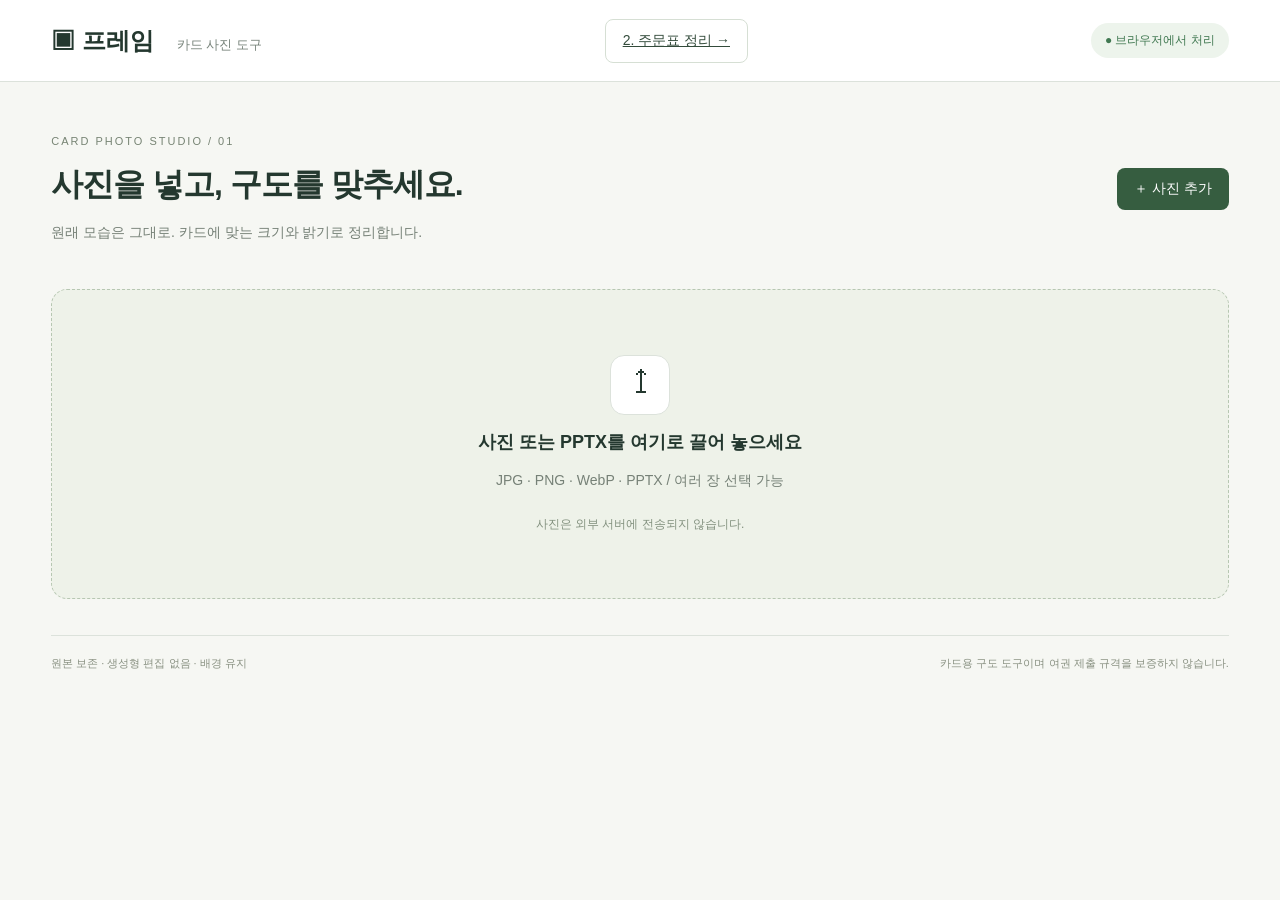
<file: index.html>
<!doctype html><html lang="ko"><head><meta charset="utf-8"><meta name="viewport" content="width=device-width,initial-scale=1"><title>프레임 · 카드 사진 도구</title><link rel="stylesheet" href="style.css"></head><body>
<header><a class="brand" href="index.html">▣ 프레임 <small>카드 사진 도구</small></a><a class="button" href="cards.html">2. 주문표 정리 →</a><span class="badge">● 브라우저에서 처리</span></header>
<main><div class="intro"><div><p class="eyebrow">CARD PHOTO STUDIO / 01</p><h1>사진을 넣고, 구도를 맞추세요.</h1><p>원래 모습은 그대로. 카드에 맞는 크기와 밝기로 정리합니다.</p></div><label class="button primary">＋ 사진 추가<input id="files" type="file" accept="image/jpeg,image/png,image/webp,.pptx" multiple hidden></label></div>
<section id="drop" tabindex="0" role="button" aria-label="사진 파일 선택"><div class="dropicon">↥</div><h2>사진 또는 PPTX를 여기로 끌어 놓으세요</h2><p>JPG · PNG · WebP · PPTX / 여러 장 선택 가능</p><span>사진은 외부 서버에 전송되지 않습니다.</span></section>
<div id="workspace" hidden><div class="toolbar"><span id="count"></span><button id="zip">전체 PNG를 ZIP으로 저장</button></div><div class="layout"><aside id="queue" aria-label="사진 목록"></aside><section class="editor"><div class="views"><div><div class="viewtitle">원본 <span>변경하지 않음</span></div><div class="original"><img id="original" alt="원본 사진"></div></div><div><div class="viewtitle">카드용 사진 <label><input type="checkbox" id="guides" checked> 가이드</label></div><div class="canvaswrap"><canvas id="canvas" width="600" height="800" aria-label="사진을 드래그하여 위치 조절"></canvas></div></div></div><p id="status" role="status"></p><p class="hint">결과 사진을 드래그해 위치를 조절하세요. 점선은 눈높이와 턱 위치 참고선입니다.</p></section><aside class="controls"><h2>사진 조절</h2><label>출력 비율<select id="ratio"><option value="0.75">카드 사진 · 3:4</option><option value="0.7777777778">35:45</option><option value="1">정사각형 · 1:1</option></select></label><div class="rotation"><span>사진 회전</span><div class="row"><button id="rotateLeft">↶ 왼쪽 90°</button><button id="rotateRight">↷ 오른쪽 90°</button></div><p id="rotationValue">0°</p></div><label>확대 <output id="zoomValue"></output><input id="zoom" type="range" min="0.5" max="1.5" step="0.01" value="1"></label><div class="zoom-controls"><button id="zoomOut" aria-label="0.05배 축소">−</button><input id="zoomNumber" aria-label="확대 배율" type="number" min="0.5" max="20" step="0.05"><span>배</span><button id="zoomIn" aria-label="0.05배 확대">＋</button></div><label>좌우 위치<input id="posX" type="range" min="0" max="1" step="0.001" value="0.5"></label><label>상하 위치<input id="posY" type="range" min="0" max="1" step="0.001" value="0.5"></label><label>밝기 <output id="lightValue"></output><input id="light" type="range" min="80" max="145" value="100"></label><button id="autoLight">밝기 자동 맞춤</button><div class="row"><button id="auto">자동 구도</button><button id="reset">초기화</button></div><div class="output"><strong id="dimensions">600 × 800 px</strong><p id="resolution"></p></div><button class="primary" id="save">PNG 다운로드 ↓</button><button id="remove" class="textbutton">이 사진 제거</button></aside></div></div>
<footer><span>원본 보존 · 생성형 편집 없음 · 배경 유지</span><span>카드용 구도 도구이며 여권 제출 규격을 보증하지 않습니다.</span></footer></main><script src="adjust.js"></script><script src="vendor/jszip.min.js"></script><script type="module" src="app.js"></script></body></html>
</file>
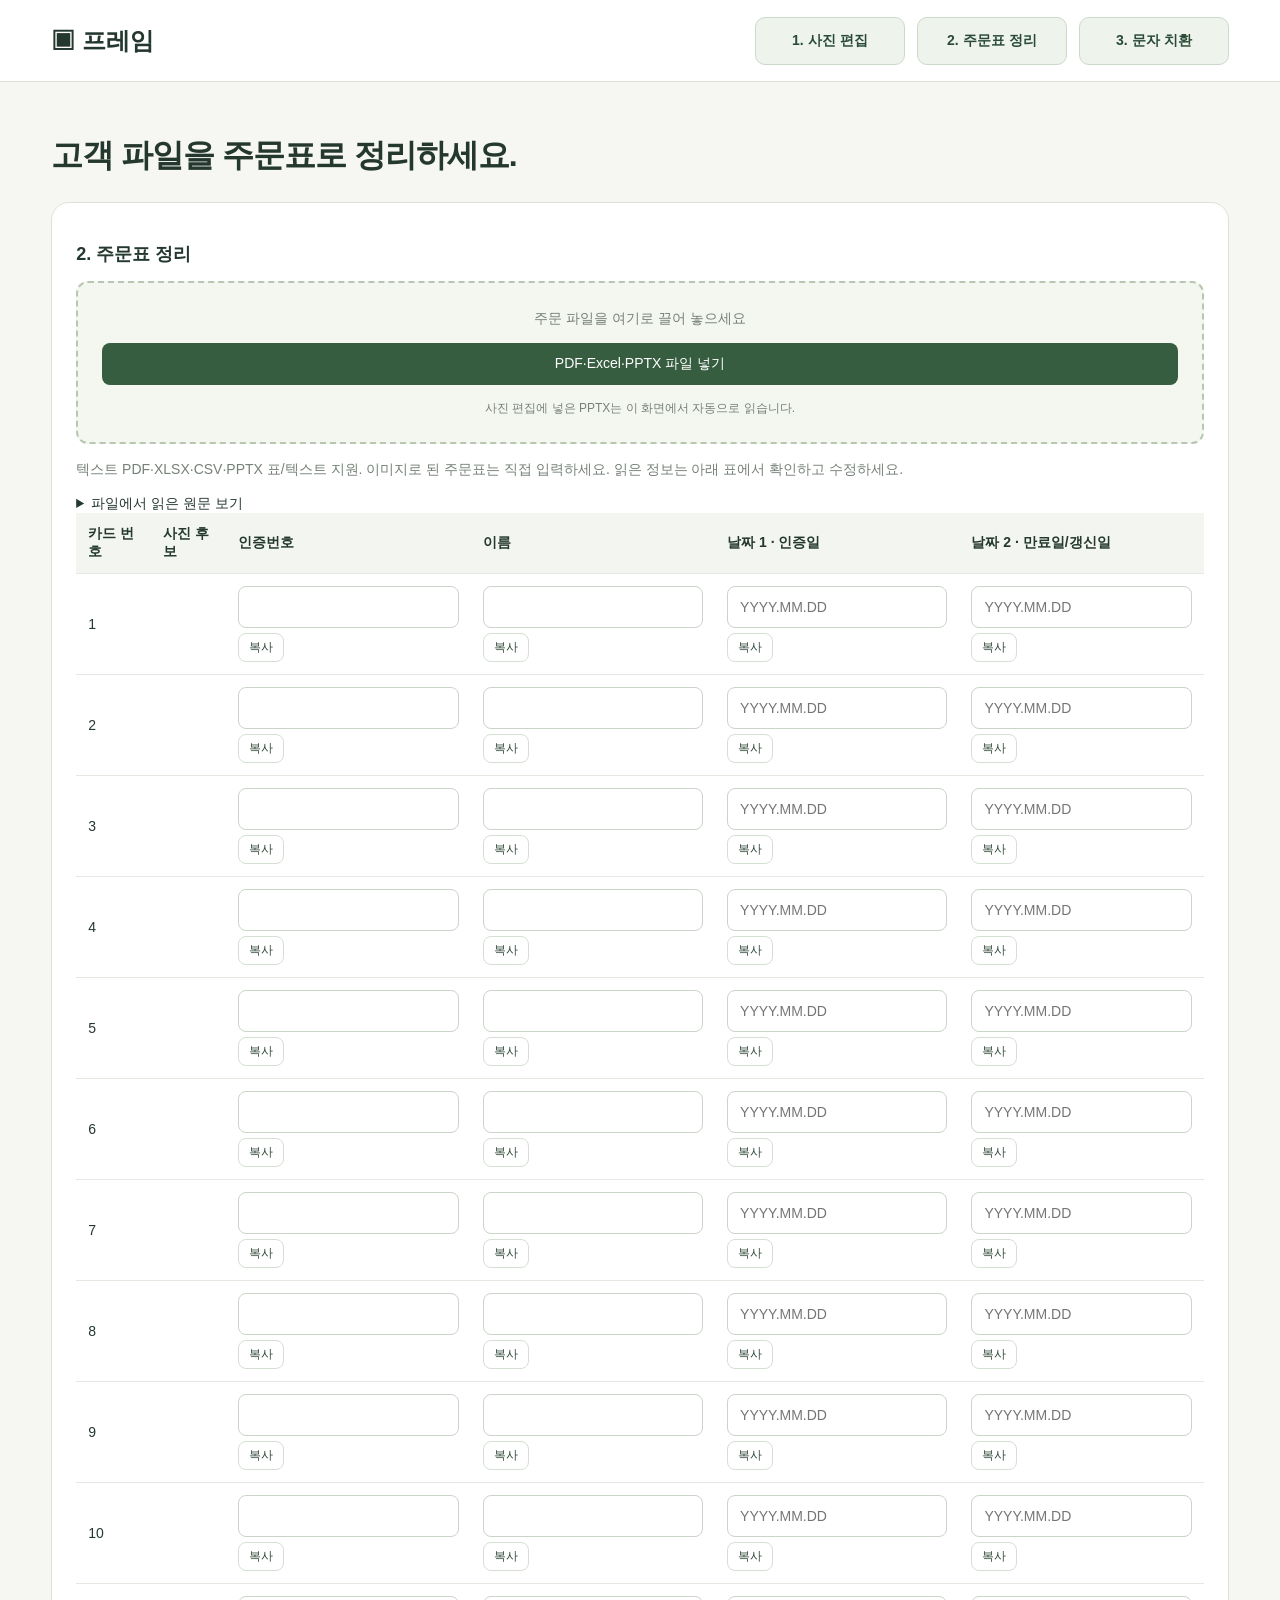
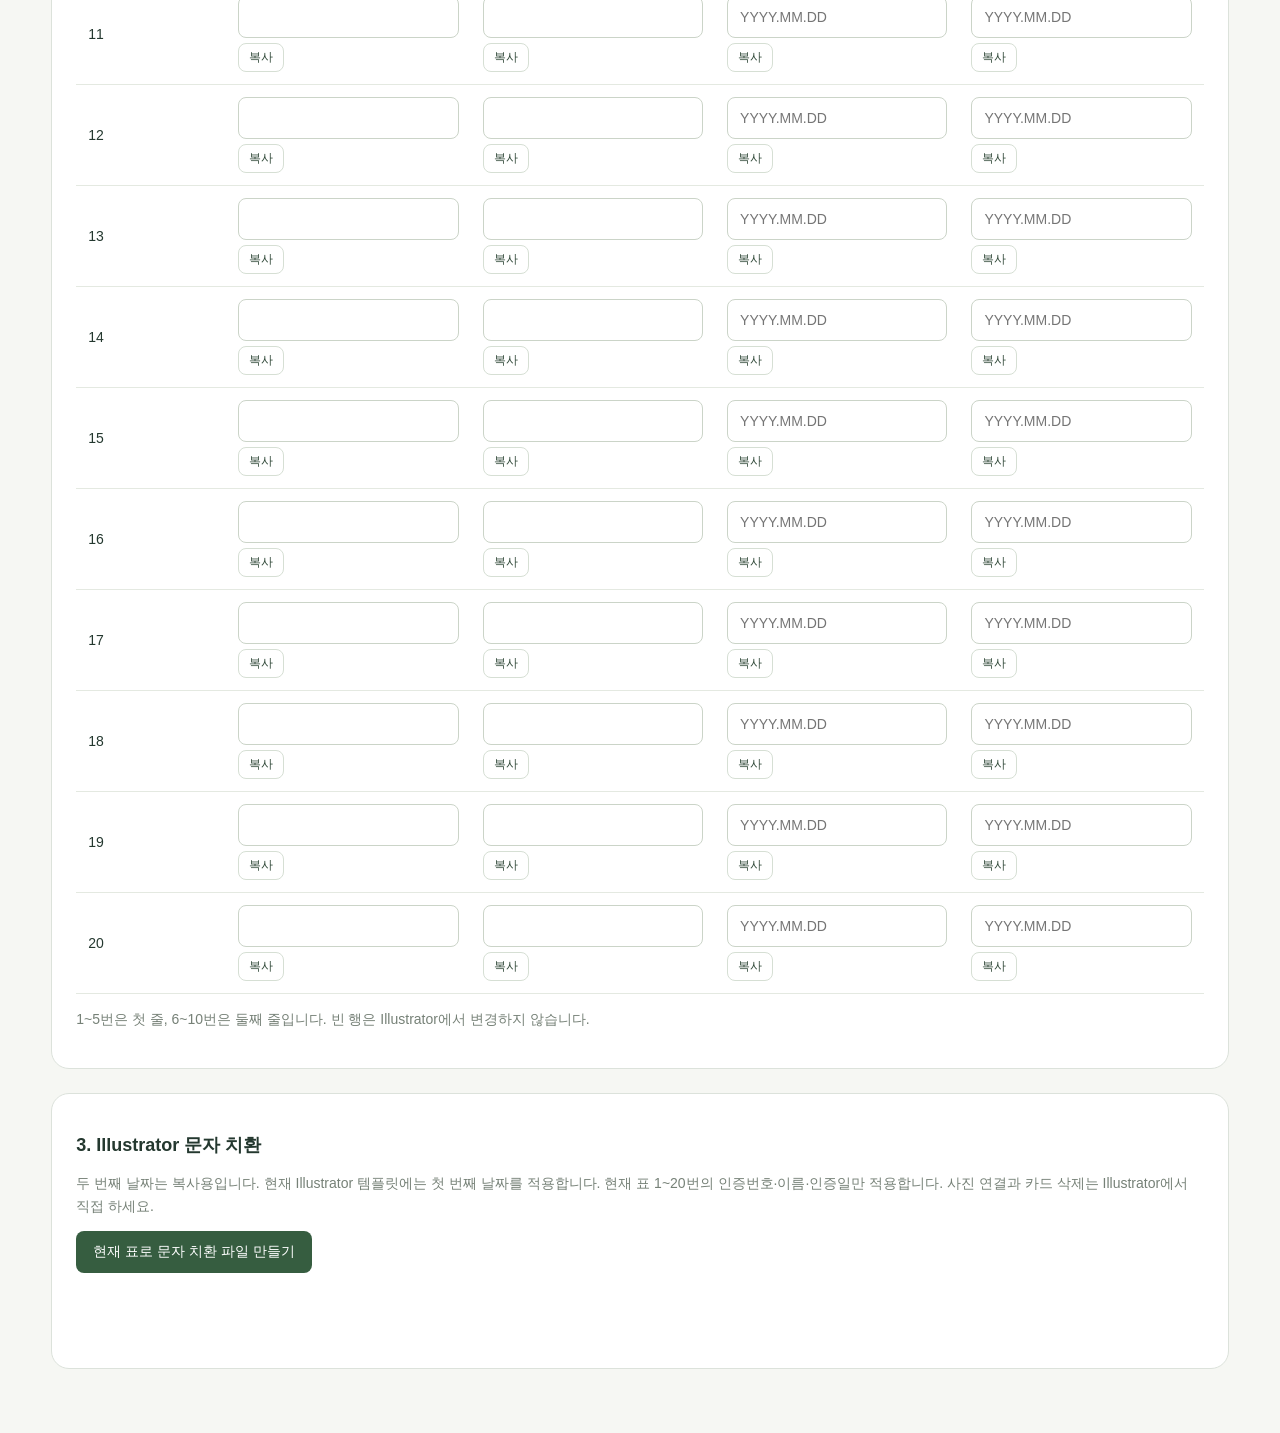
<file: cards.html>
<!doctype html><html lang="ko"><head><meta charset="utf-8"><meta name="viewport" content="width=device-width,initial-scale=1"><title>주문표 정리 · 문자 치환</title><link rel="stylesheet" href="style.css"><link rel="stylesheet" href="cards.css"></head><body>
<header class="steps-header"><a class="brand" href="index.html">▣ 프레임</a><nav aria-label="작업 단계"><a href="index.html">1. 사진 편집</a><a href="#import">2. 주문표 정리</a><a href="#replace">3. 문자 치환</a></nav></header><main>
<h1>고객 파일을 주문표로 정리하세요.</h1>
<section class="cardpanel" id="import"><h2>2. 주문표 정리</h2><div id="orderDrop"><p>주문 파일을 여기로 끌어 놓으세요</p><label class="button primary">PDF·Excel·PPTX 파일 넣기<input id="customer" type="file" accept=".pdf,.xlsx,.xlsm,.csv,.tsv,.pptx" hidden></label><p>사진 편집에 넣은 PPTX는 이 화면에서 자동으로 읽습니다.</p></div><p>텍스트 PDF·XLSX·CSV·PPTX 표/텍스트 지원. 이미지로 된 주문표는 직접 입력하세요. 읽은 정보는 아래 표에서 확인하고 수정하세요.</p><p id="importStatus" role="status"></p><details><summary>파일에서 읽은 원문 보기</summary><pre id="raw"></pre></details>
<div class="tablewrap"><table><thead><tr><th>카드 번호</th><th>사진 후보</th><th>인증번호</th><th>이름</th><th>날짜 1 · 인증일</th><th>날짜 2 · 만료일/갱신일</th></tr></thead><tbody id="people"></tbody></table></div>
<p>1~5번은 첫 줄, 6~10번은 둘째 줄입니다. 빈 행은 Illustrator에서 변경하지 않습니다.</p></section>
<section class="cardpanel" id="replace"><h2>3. Illustrator 문자 치환</h2><p>두 번째 날짜는 복사용입니다. 현재 Illustrator 템플릿에는 첫 번째 날짜를 적용합니다. 현재 표 1~20번의 인증번호·이름·인증일만 적용합니다. 사진 연결과 카드 삭제는 Illustrator에서 직접 하세요.</p><button id="make" class="primary">현재 표로 문자 치환 파일 만들기</button><p id="status" role="status"></p><div id="result" hidden><a id="download" download="replace-text.jsx">문자 치환 파일 다운로드</a><p>원래 20장 템플릿을 Illustrator에서 열고 <strong>ファイル → スクリプト → その他のスクリプト…</strong>에서 다운로드한 파일을 선택하세요.</p><p>사진·배경·아트보드·카드 수는 변경하지 않으며, 빈 행의 카드도 그대로 둡니다.</p></div></section></main><script src="vendor/jszip.min.js"></script><script src="vendor/xlsx.full.min.js"></script><script type="module" src="orders.js"></script></body></html>
</file>
<file: style.css>
:root{font-family:-apple-system,BlinkMacSystemFont,"Apple SD Gothic Neo",sans-serif;color:#24382f;background:#f6f7f3;font-size:14px}*{box-sizing:border-box}body{margin:0}header{height:82px;border-bottom:1px solid #dce2db;display:flex;align-items:center;justify-content:space-between;padding:0 4vw;background:#fff}.brand{text-decoration:none;color:#24382f;font-size:24px;font-weight:750}.brand small{font-size:13px;font-weight:400;margin-left:16px;color:#77837a}.badge{font-size:12px;background:#edf4ec;padding:9px 14px;border-radius:30px;color:#407851}main{max-width:1500px;margin:auto;padding:40px 4vw}.intro{display:flex;align-items:center;justify-content:space-between;margin-bottom:32px}.eyebrow{font-size:11px;letter-spacing:2px;color:#778474}h1{font-size:32px;letter-spacing:-1px;margin:12px 0}p{color:#768177;line-height:1.6}button,.button{font:inherit;border:1px solid #d6dfd4;border-radius:8px;background:white;padding:12px 17px;cursor:pointer;color:#334b3b;display:inline-block;text-align:center}button:hover,.button:hover{background:#eaf0e5}.primary{background:#365d40!important;color:white!important;border:0}button:disabled{opacity:.5;cursor:wait}#drop{border:1.5px dashed #b7c7b2;background:#eef2e9;border-radius:16px;min-height:310px;display:flex;align-items:center;justify-content:center;flex-direction:column;cursor:pointer}#drop.drag{background:#e0ead7}#drop[hidden], [hidden]{display:none!important}.dropicon{font-size:32px;background:white;border:1px solid #dce2db;border-radius:14px;width:60px;height:60px;text-align:center;padding:8px}h2{font-size:18px}#drop p{margin:0 0 24px}#drop span{font-size:12px;color:#83917f}.toolbar{display:flex;justify-content:space-between;align-items:center;margin-bottom:18px}.layout{display:grid;grid-template-columns:132px 1fr 250px;gap:20px}.editor,.controls{background:#fff;border:1px solid #e0e5dc;border-radius:12px;padding:20px}.views{display:grid;grid-template-columns:1fr 1fr;gap:22px}.viewtitle{font-size:13px;font-weight:650;display:flex;justify-content:space-between;align-items:center;margin-bottom:14px}.viewtitle span,.viewtitle label{font-size:11px;color:#899084;font-weight:400}.original,.canvaswrap{height:390px;background:#eff0ec;border-radius:5px;display:flex;align-items:center;justify-content:center;overflow:hidden}.original img{max-height:100%;max-width:100%;object-fit:contain}canvas{max-width:100%;max-height:100%;object-fit:contain;cursor:grab;touch-action:none}.hint{font-size:11px}#status{font-size:13px;min-height:40px;margin-top:18px;color:#4b6547}.controls h2{margin:0 0 25px}.controls>label{display:block;margin:18px 0;font-size:12px;font-weight:600}input[type=range]{width:100%;margin:13px 0 0;accent-color:#45663b}select{display:block;width:100%;margin-top:10px;padding:10px;background:#f7f8f4;border:1px solid #dbe2d5;border-radius:5px;font:inherit}output{float:right;color:#6d7e62}.row{display:flex;gap:8px}.row button{flex:1;font-size:12px;padding:10px}.output{margin:22px 0;padding:16px;background:#f5f7f0;border-radius:8px}.output p{font-size:11px;margin-bottom:0}.controls>.primary{width:100%}.textbutton{border:0;background:none;width:100%;font-size:12px;color:#8b8f86}.thumb{display:block;width:100%;margin-bottom:12px;padding:7px;overflow:hidden}.thumb.active{outline:2px solid #517046}.thumb img{width:100%;height:100px;object-fit:cover;border-radius:4px}.thumb span{display:block;white-space:nowrap;overflow:hidden;text-overflow:ellipsis;font-size:11px;margin-top:6px}footer{display:flex;justify-content:space-between;border-top:1px solid #dce2db;margin-top:36px;padding-top:20px;font-size:11px;color:#899182}@media(max-width:1000px){.layout{grid-template-columns:100px 1fr}.controls{grid-column:2}.original,.canvaswrap{height:300px}}@media(max-width:650px){.intro{display:block}h1{font-size:25px}.intro .button{margin-top:12px}.layout{display:block}#queue{display:flex;overflow:auto;gap:10px}.thumb{min-width:90px;width:90px}.controls{margin-top:16px}.original,.canvaswrap{height:240px}footer{display:block}.brand small{display:none}}

@media(min-width:1001px){.layout{grid-template-columns:120px minmax(0,1fr) 330px}}.zoom-controls{display:flex;align-items:center;gap:8px}.zoom-controls button{min-width:48px;font-size:22px;padding:7px}.zoom-controls input{width:100%;min-width:0;font:inherit;padding:10px;border:1px solid #cbd8cc;border-radius:8px}.controls #zoom{height:30px}.rotation{margin:18px 0}.rotation>span{display:block;font-size:12px;font-weight:600;margin-bottom:10px}.rotation p{margin:6px 0;font-size:12px}
</file>
<file: cards.css>
.cardpanel{background:white;border:1px solid #dce2db;border-radius:18px;padding:24px;margin:24px 0}.cardpanel label{display:block;margin:14px 0}.cardpanel input[type=text],#scriptpath,.cardpanel select{width:100%;padding:12px;border:1px solid #cbd4c8;border-radius:8px;font:inherit}.tablewrap{overflow:auto}table{width:100%;border-collapse:collapse;text-align:left}th,td{padding:12px;border-bottom:1px solid #e4e9e1}th{background:#f2f5f0}#preview{max-width:100%;margin-top:18px}#warnings{color:#8c4c0a}#status{white-space:pre-wrap}

.tablewrap input{width:100%;min-width:110px;padding:9px;border:1px solid #cbd5ce;border-radius:6px} pre{white-space:pre-wrap}button:disabled{opacity:.5;cursor:not-allowed}

.steps-header{height:auto;min-height:82px;gap:24px;padding-top:14px;padding-bottom:14px;flex-wrap:wrap}.steps-header nav{display:flex;gap:12px;flex-wrap:wrap}.steps-header nav a{display:flex;align-items:center;justify-content:center;min-height:48px;min-width:150px;padding:12px 24px;border:1px solid #cbd8cc;border-radius:10px;background:#eef3eb;color:#294b35;text-decoration:none;font-weight:650}.steps-header nav a:hover{background:#dfeadb;border-color:#7c997d}.steps-header nav a:focus-visible{outline:3px solid #365d40;outline-offset:3px}@media(max-width:650px){.steps-header nav{width:100%;gap:8px}.steps-header nav a{flex:1;min-width:0;padding:12px 10px}}

#orderDrop{border:2px dashed #b7c7b2;border-radius:12px;padding:24px;text-align:center;background:#f4f7f0}#orderDrop.drag{background:#dfeadb;border-color:#365d40}#orderDrop p{margin:0 0 14px}#orderDrop p:last-child{margin:14px 0 0;font-size:12px}

.person-photo img{width:54px;height:72px;object-fit:contain}.copy-field{padding:5px 10px;font-size:12px;margin-top:5px}.tablewrap table{min-width:1000px}
</file>
